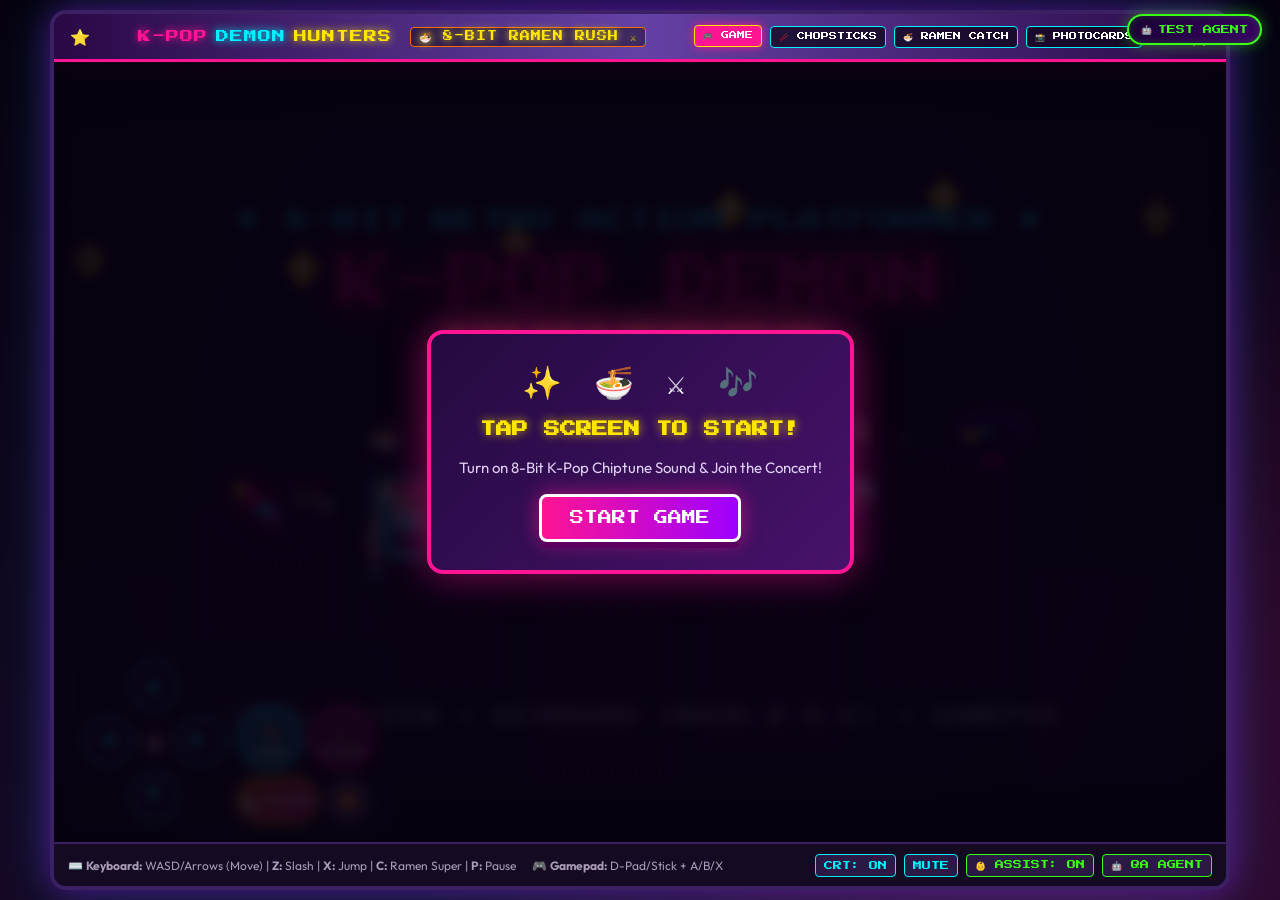
<file: index.html>
<!DOCTYPE html>
<html lang="en">
<head>
  <meta charset="UTF-8">
  <meta name="viewport" content="width=device-width, initial-scale=1.0, maximum-scale=1.0, user-scalable=no">
  <title>K-Pop Demon Hunters: 8-Bit Ramen Rush</title>
  <meta name="description" content="A vibrant 8-bit NES style action platformer about K-Pop Demon Hunters who eat ramen and fight demons with glowing neon swords. Built for young kids with touch screen controls!">
  
  <!-- Retro Google Font -->
  <link rel="preconnect" href="https://fonts.googleapis.com">
  <link rel="preconnect" href="https://fonts.gstatic.com" crossorigin>
  <link href="https://fonts.googleapis.com/css2?family=Press+Start+2P&family=Outfit:wght@400;700;900&display=swap" rel="stylesheet">
  
  <link rel="stylesheet" href="css/style.css">
</head>
<body>
  <div id="game-wrapper">
    <!-- Retro Arcade Bezel Container -->
    <div id="arcade-bezel">
      <!-- Header Banner (Desktop / Tablet) -->
      <header id="arcade-header">
        <div class="header-decor left-star">⭐</div>
        <div class="header-title">
          <span class="neon-pink">K-POP</span> 
          <span class="neon-cyan">DEMON</span> 
          <span class="neon-yellow">HUNTERS</span>
          <span class="subtitle">🍜 8-BIT RAMEN RUSH ⚔️</span>
        </div>
        <div class="header-nav">
          <button id="btn-nav-game" class="nav-pixel-btn active">🎮 GAME</button>
          <button id="btn-nav-feast" class="nav-pixel-btn">🥢 CHOPSTICKS</button>
          <button id="btn-nav-minigame" class="nav-pixel-btn">🍜 RAMEN CATCH</button>
          <button id="btn-nav-album" class="nav-pixel-btn">📸 PHOTOCARDS</button>
        </div>
        <div class="header-decor right-star">⭐</div>
      </header>

      <!-- Main Canvas Screen Area -->
      <div id="screen-container">
        <canvas id="game-canvas" width="384" height="216"></canvas>
        
        <!-- CRT Scanline & Phosphor Glow Overlay -->
        <div id="crt-overlay" class="crt-enabled"></div>

        <!-- Touch Controls Overlay (All Clustered on Left Side for Easy 4-Year-Old Access) -->
        <div id="touch-controls" class="touch-active touch-left-cluster">
          <!-- Left Control Station: D-Pad + Action Buttons grouped together -->
          <div id="left-controls-cluster">
            <!-- D-Pad -->
            <div id="touch-dpad">
              <button id="btn-touch-up" class="touch-btn dpad-btn" data-key="ArrowUp" aria-label="Up / Cling">▲</button>
              <div class="dpad-row">
                <button id="btn-touch-left" class="touch-btn dpad-btn" data-key="ArrowLeft" aria-label="Left">◀</button>
                <div class="dpad-center">🍜</div>
                <button id="btn-touch-right" class="touch-btn dpad-btn" data-key="ArrowRight" aria-label="Right">▶</button>
              </div>
              <button id="btn-touch-down" class="touch-btn dpad-btn" data-key="ArrowDown" aria-label="Down / Crouch">▼</button>
            </div>

            <!-- Action Buttons Clustered on Left -->
            <div id="touch-actions-left">
              <div class="action-row-top">
                <button id="btn-touch-jump" class="touch-btn action-btn jump-btn" data-key="KeyX" aria-label="Jump / Bounce">
                  <span class="btn-icon">🦘</span>
                  <span class="btn-label">JUMP</span>
                </button>
                <button id="btn-touch-attack" class="touch-btn action-btn attack-btn" data-key="KeyZ" aria-label="Glowing Sword Attack">
                  <span class="btn-icon">⚔️</span>
                  <span class="btn-label">SLASH</span>
                </button>
              </div>
              <div class="action-row-bottom">
                <button id="btn-touch-slurp" class="touch-btn slurp-btn" data-key="KeyC" aria-label="Eat Ramen Special">
                  <span class="btn-icon">🍜</span>
                  <span class="btn-label">SLURP!</span>
                </button>
                <button id="btn-touch-pause" class="touch-btn pause-btn" data-key="KeyP" aria-label="Pause Menu">
                  <span class="btn-icon">⏸️</span>
                </button>
              </div>
            </div>
          </div>
        </div>

        <!-- Interactive Audio Enable Banner (For mobile browser Web Audio autoplay policy) -->
        <div id="audio-start-prompt" class="overlay-prompt">
          <div class="prompt-box">
            <div class="prompt-icon">✨ 🍜 ⚔️ 🎶</div>
            <h2>TAP SCREEN TO START!</h2>
            <p>Turn on 8-Bit K-Pop Chiptune Sound & Join the Concert!</p>
            <button id="btn-start-audio" class="pixel-btn pulse-glow">START GAME</button>
          </div>
        </div>
      </div>

      <!-- Footer Quick Info Bar -->
      <footer id="arcade-footer">
        <div class="footer-info">
          <span>⌨️ <b>Keyboard:</b> WASD/Arrows (Move) | <b>Z:</b> Slash | <b>X:</b> Jump | <b>C:</b> Ramen Super | <b>P:</b> Pause</span>
          <span>🎮 <b>Gamepad:</b> D-Pad/Stick + A/B/X</span>
        </div>
        <div class="footer-toggles">
          <button id="toggle-crt" class="tiny-btn" title="Toggle 8-Bit CRT Scanlines">CRT: ON</button>
          <button id="toggle-sound" class="tiny-btn" title="Toggle Sound">MUTE</button>
          <button id="toggle-assist" class="tiny-btn assist-indicator" title="Kid Assist Mode Settings">👶 ASSIST: ON</button>
          <button id="toggle-test-agent-footer" class="tiny-btn qa-indicator" onclick="if(window.testAgentUI)window.testAgentUI.toggleModal()" title="Open Test Agent QA Dashboard">🤖 QA AGENT</button>
        </div>
      </footer>
    </div>
  </div>

  <!-- Scripts -->
  <script src="js/graphics/palette.js"></script>
  <script src="js/graphics/sprites.js"></script>
  <script src="js/audio/chiptune.js"></script>
  <script src="js/audio/sfx.js"></script>
  <script src="js/audio/music.js"></script>
  <script src="js/engine/input.js"></script>
  <script src="js/engine/particles.js"></script>
  <script src="js/engine/physics.js"></script>
  <script src="js/engine/camera.js"></script>
  <script src="js/engine/test_agent.js"></script>
  <script src="js/entities/collectible.js"></script>
  <script src="js/entities/enemy.js"></script>
  <script src="js/entities/boss.js"></script>
  <script src="js/entities/companion.js"></script>
  <script src="js/entities/player.js"></script>
  <script src="js/levels/level_data.js"></script>
  <script src="js/levels/level_manager.js"></script>
  <script src="js/ui/hud.js"></script>
  <script src="js/ui/menus.js"></script>
  <script src="js/ui/album.js"></script>
  <script src="js/ui/ramen_game.js"></script>
  <script src="js/ui/chopstick_feast.js"></script>
  <script src="js/ui/test_agent_ui.js"></script>
  <script src="js/main.js"></script>
</body>
</html>
</file>
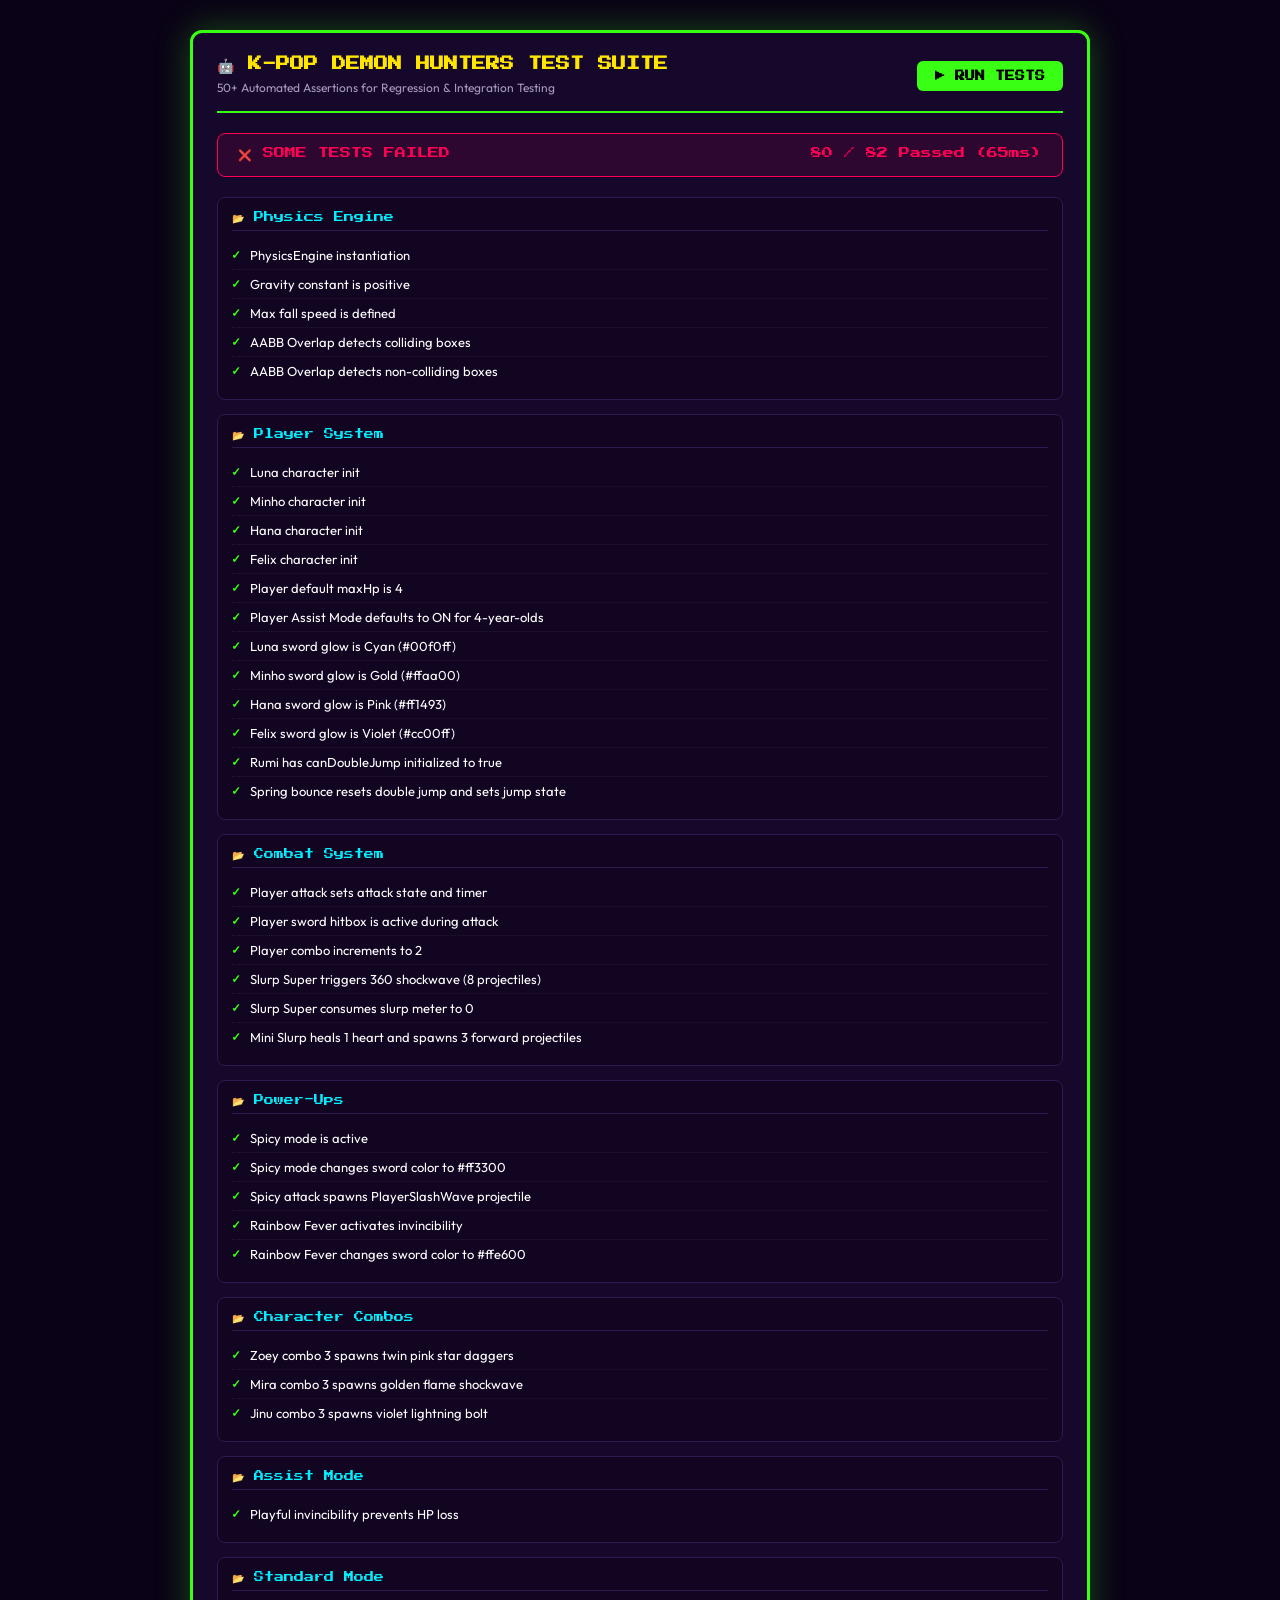
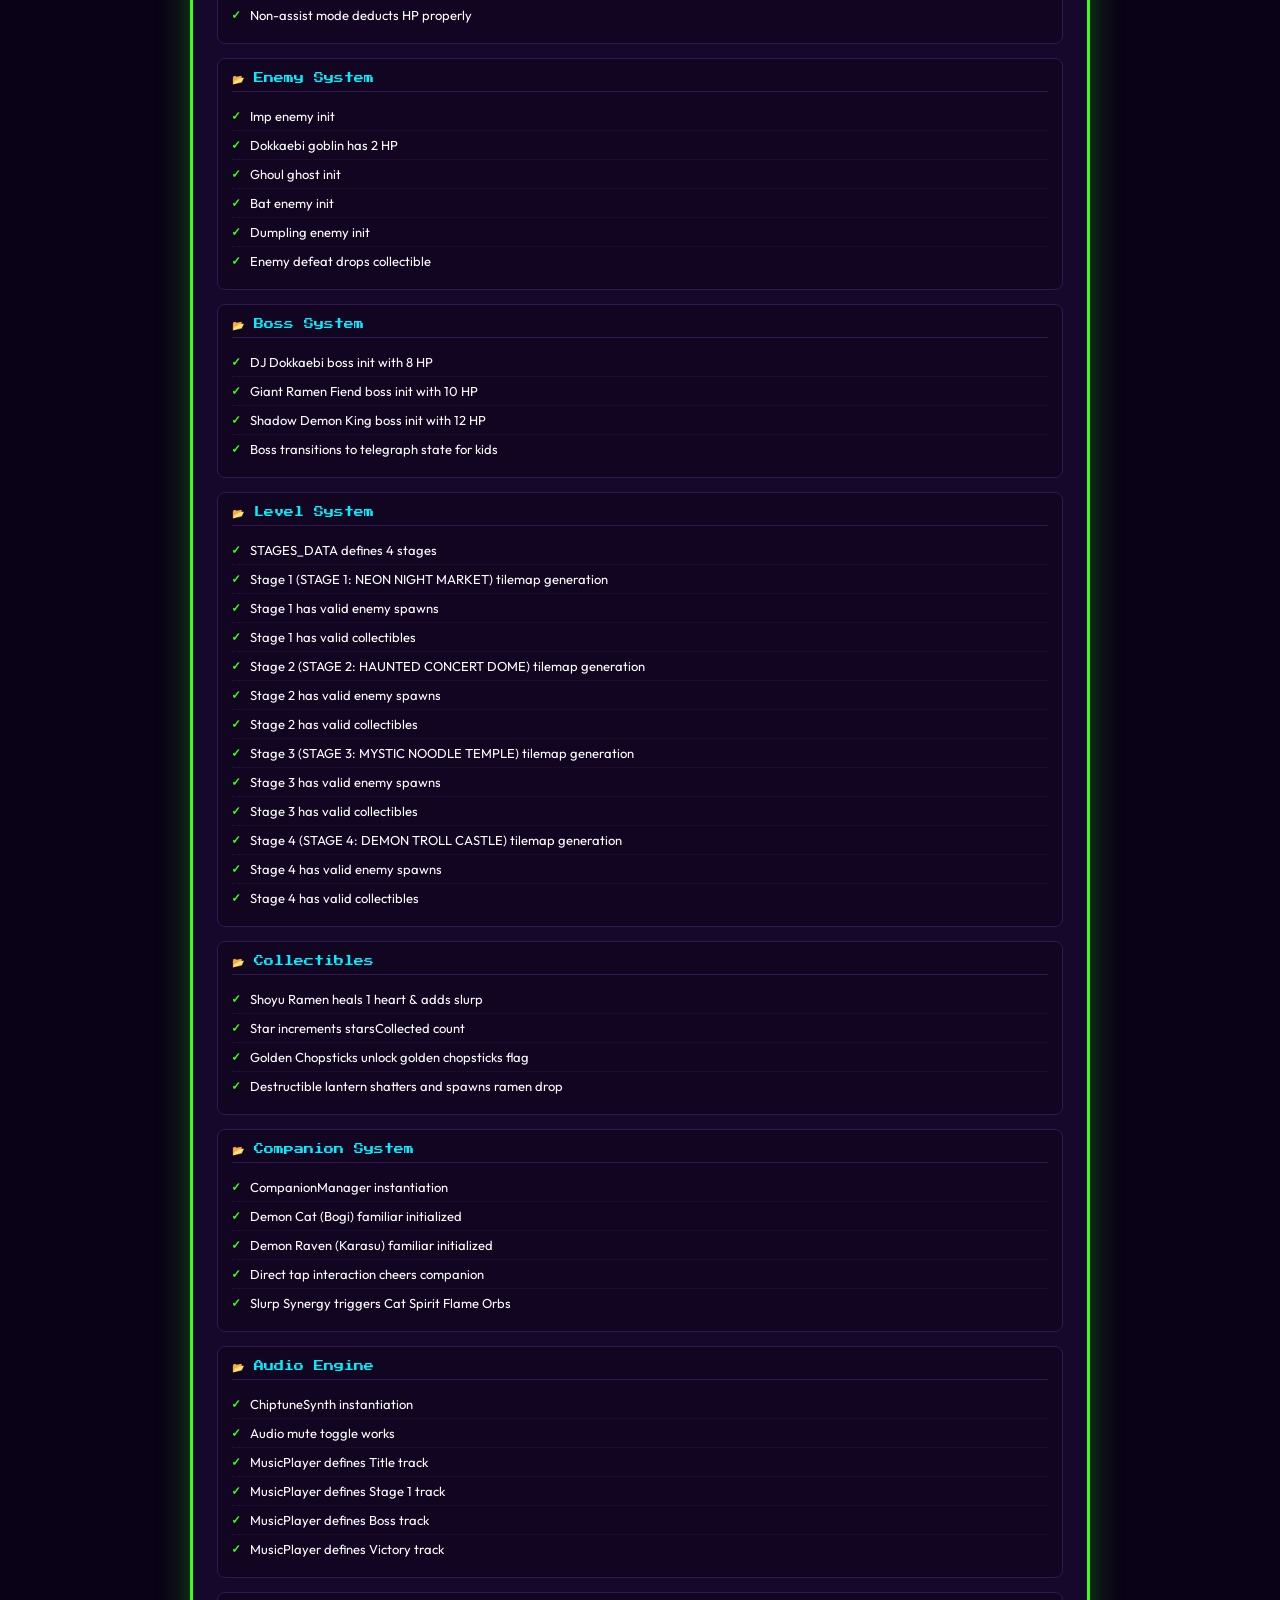
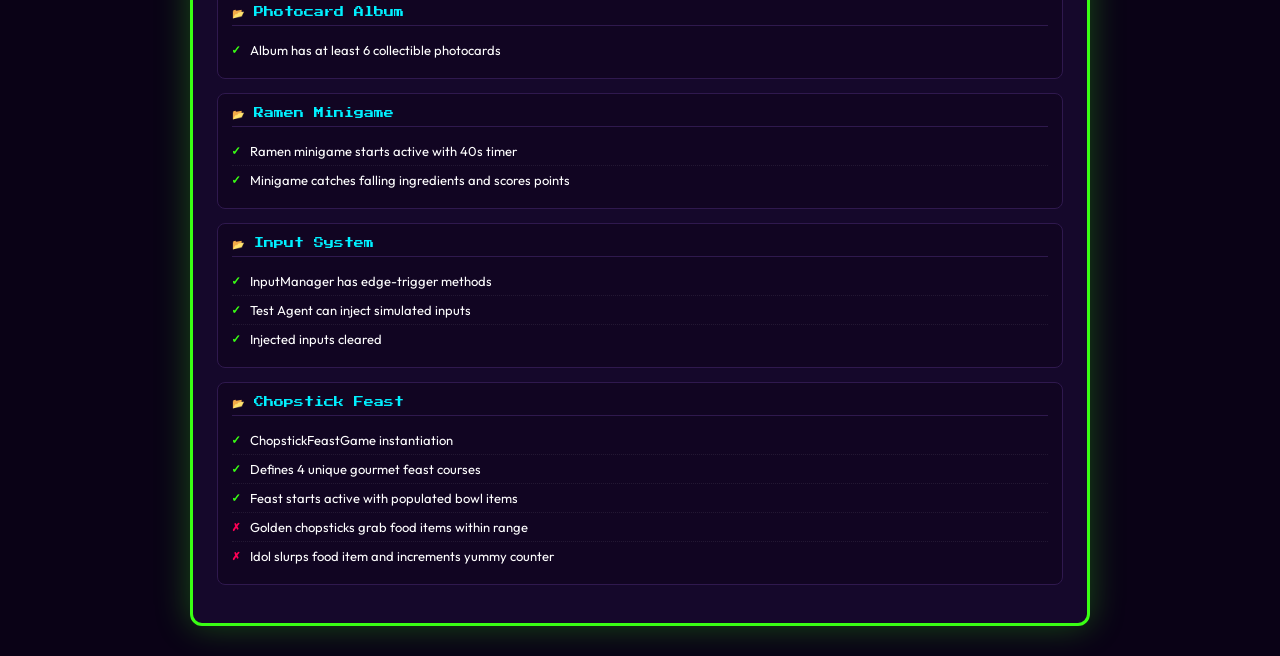
<file: test/test_runner.html>
<!DOCTYPE html>
<html lang="en">
<head>
  <meta charset="UTF-8">
  <title>K-Pop Demon Hunters - Automated QA Test Suite</title>
  <link rel="preconnect" href="https://fonts.googleapis.com">
  <link rel="preconnect" href="https://fonts.gstatic.com" crossorigin>
  <link href="https://fonts.googleapis.com/css2?family=Press+Start+2P&family=Outfit:wght@400;700&display=swap" rel="stylesheet">
  <style>
    * { box-sizing: border-box; margin: 0; padding: 0; }
    body {
      background-color: #0a0216;
      color: #ffffff;
      font-family: 'Outfit', sans-serif;
      padding: 30px 20px;
      display: flex;
      justify-content: center;
    }
    .test-container {
      width: 100%;
      max-width: 900px;
      background: #15082b;
      border: 3px solid #39ff14;
      border-radius: 12px;
      box-shadow: 0 0 35px rgba(57, 255, 20, 0.3);
      padding: 24px;
      display: flex;
      flex-direction: column;
      gap: 20px;
    }
    header {
      display: flex;
      justify-content: space-between;
      align-items: center;
      border-bottom: 2px solid #39ff14;
      padding-bottom: 16px;
    }
    h1 {
      font-family: 'Press Start 2P', monospace;
      font-size: 14px;
      color: #ffe600;
    }
    .badge {
      font-family: 'Press Start 2P', monospace;
      font-size: 9px;
      padding: 6px 12px;
      border-radius: 6px;
      background: #39ff14;
      color: #000;
    }
    .summary-card {
      display: flex;
      justify-content: space-between;
      background: #200d3d;
      border: 1px solid #4a2877;
      padding: 14px 20px;
      border-radius: 8px;
      font-family: 'Press Start 2P', monospace;
      font-size: 11px;
    }
    .summary-card.pass { border-color: #39ff14; color: #39ff14; background: rgba(57, 255, 20, 0.1); }
    .summary-card.fail { border-color: #ff0055; color: #ff0055; background: rgba(255, 0, 85, 0.1); }
    .btn-run {
      font-family: 'Press Start 2P', monospace;
      font-size: 10px;
      padding: 10px 18px;
      background: #39ff14;
      color: #000;
      border: none;
      border-radius: 6px;
      cursor: pointer;
      font-weight: bold;
    }
    .btn-run:hover { box-shadow: 0 0 15px #39ff14; }
    .suite-box {
      background: #110522;
      border: 1px solid #2f194e;
      border-radius: 8px;
      padding: 14px;
      margin-bottom: 14px;
    }
    .suite-header {
      font-family: 'Press Start 2P', monospace;
      font-size: 10px;
      color: #00f0ff;
      margin-bottom: 10px;
      border-bottom: 1px solid #2f194e;
      padding-bottom: 6px;
    }
    .test-row {
      display: flex;
      align-items: center;
      gap: 10px;
      padding: 6px 0;
      border-bottom: 1px dotted rgba(255, 255, 255, 0.08);
      font-size: 13px;
    }
    .test-row:last-child { border-bottom: none; }
    .status-icon { font-weight: bold; font-family: monospace; }
    .test-row.pass .status-icon { color: #39ff14; }
    .test-row.fail .status-icon { color: #ff0055; }
    .test-desc { flex: 1; }
  </style>
</head>
<body>
  <div class="test-container">
    <header>
      <div>
        <h1>🤖 K-POP DEMON HUNTERS TEST SUITE</h1>
        <p style="color: #a89bb9; font-size: 12px; margin-top: 6px;">50+ Automated Assertions for Regression & Integration Testing</p>
      </div>
      <button id="btn-run-all" class="btn-run">▶ RUN TESTS</button>
    </header>

    <div id="summary-box" class="summary-card">
      <span id="summary-status">Ready to execute tests...</span>
      <span id="summary-stats">0 / 0</span>
    </div>

    <div id="results-container"></div>
  </div>

  <!-- Game Scripts -->
  <script src="../js/graphics/palette.js"></script>
  <script src="../js/graphics/sprites.js"></script>
  <script src="../js/audio/chiptune.js"></script>
  <script src="../js/audio/sfx.js"></script>
  <script src="../js/audio/music.js"></script>
  <script src="../js/engine/input.js"></script>
  <script src="../js/engine/particles.js"></script>
  <script src="../js/engine/physics.js"></script>
  <script src="../js/engine/camera.js"></script>
  <script src="../js/engine/test_agent.js"></script>
  <script src="../js/entities/collectible.js"></script>
  <script src="../js/entities/enemy.js"></script>
  <script src="../js/entities/boss.js"></script>
  <script src="../js/entities/companion.js"></script>
  <script src="../js/entities/player.js"></script>
  <script src="../js/levels/level_data.js"></script>
  <script src="../js/levels/level_manager.js"></script>
  <script src="../js/ui/hud.js"></script>
  <script src="../js/ui/menus.js"></script>
  <script src="../js/ui/album.js"></script>
  <script src="../js/ui/ramen_game.js"></script>
  <script src="../js/ui/chopstick_feast.js"></script>

  <script>
    const agent = new TestAgent(null);

    async function executeTests() {
      const stats = await agent.runAllTests();
      const summaryBox = document.getElementById('summary-box');
      const summaryStatus = document.getElementById('summary-status');
      const summaryStats = document.getElementById('summary-stats');
      const container = document.getElementById('results-container');

      const isPass = stats.failed === 0;
      summaryBox.className = `summary-card ${isPass ? 'pass' : 'fail'}`;
      summaryStatus.textContent = isPass ? '✅ ALL TESTS PASSED' : '❌ SOME TESTS FAILED';
      summaryStats.textContent = `${stats.passed} / ${stats.total} Passed (${stats.duration}ms)`;

      const grouped = {};
      agent.testResults.forEach(r => {
        if (!grouped[r.suite]) grouped[r.suite] = [];
        grouped[r.suite].push(r);
      });

      let html = '';
      for (const [suite, tests] of Object.entries(grouped)) {
        html += `<div class="suite-box"><div class="suite-header">📂 ${suite}</div>`;
        tests.forEach(t => {
          html += `
            <div class="test-row ${t.passed ? 'pass' : 'fail'}">
              <span class="status-icon">${t.passed ? '✓' : '✗'}</span>
              <span class="test-desc">${t.name}</span>
              ${t.details ? `<span style="color:#ff77aa; font-size:11px;">${t.details}</span>` : ''}
            </div>
          `;
        });
        html += `</div>`;
      }
      container.innerHTML = html;

      // Expose globally for automated headless test runners
      window.__TEST_RESULTS__ = agent.generateReport();
    }

    document.getElementById('btn-run-all').addEventListener('click', executeTests);
    window.addEventListener('DOMContentLoaded', executeTests);
  </script>
</body>
</html>
</file>
<file: css/style.css>
/* ==========================================================================
   K-POP DEMON HUNTERS: 8-BIT RAMEN RUSH
   Aesthetics: 8-Bit NES Retro + Cyber K-Pop Neon Arcade
   ========================================================================== */

:root {
  --neon-pink: #ff1493;
  --neon-cyan: #00f0ff;
  --neon-yellow: #ffe600;
  --neon-purple: #9d00ff;
  --neon-green: #39ff14;
  --ramen-orange: #ff6b00;
  --dark-bg: #090314;
  --arcade-bezel: #1b122c;
  --arcade-border: #3b2064;
  --font-retro: 'Press Start 2P', monospace, sans-serif;
  --font-modern: 'Outfit', sans-serif;
}

* {
  box-sizing: border-box;
  margin: 0;
  padding: 0;
  -webkit-touch-callout: none;
  -webkit-user-select: none;
  user-select: none;
  -webkit-tap-highlight-color: transparent;
}

html, body {
  width: 100%;
  height: 100%;
  overflow: hidden;
  background-color: var(--dark-bg);
  background-image: 
    radial-gradient(circle at 50% 20%, rgba(157, 0, 255, 0.25) 0%, transparent 60%),
    radial-gradient(circle at 80% 80%, rgba(255, 20, 147, 0.2) 0%, transparent 50%),
    linear-gradient(to bottom, #06010f 0%, #150826 100%);
  font-family: var(--font-retro);
  color: #ffffff;
  display: flex;
  justify-content: center;
  align-items: center;
  touch-action: none;
}

#game-wrapper {
  width: 100%;
  height: 100%;
  max-width: 1200px;
  max-height: 900px;
  display: flex;
  justify-content: center;
  align-items: center;
  padding: 10px;
}

#arcade-bezel {
  width: 100%;
  height: 100%;
  display: flex;
  flex-direction: column;
  background: var(--arcade-bezel);
  border: 4px solid var(--arcade-border);
  border-radius: 16px;
  box-shadow: 
    0 0 30px rgba(157, 0, 255, 0.4),
    0 0 60px rgba(0, 240, 255, 0.2),
    inset 0 0 20px rgba(0, 0, 0, 0.8);
  overflow: hidden;
  position: relative;
}

/* Header Banner */
#arcade-header {
  height: 48px;
  background: linear-gradient(90deg, #2a0845 0%, #6441a5 50%, #2a0845 100%);
  border-bottom: 3px solid var(--neon-pink);
  display: flex;
  align-items: center;
  justify-content: space-between;
  padding: 0 16px;
  font-size: 13px;
  letter-spacing: 1px;
  box-shadow: 0 4px 15px rgba(255, 20, 147, 0.3);
  z-index: 10;
}

.header-title {
  display: flex;
  align-items: center;
  gap: 8px;
  text-shadow: 0 0 8px currentColor;
}

.header-nav {
  display: flex;
  gap: 8px;
}

.nav-pixel-btn {
  font-family: var(--font-retro);
  font-size: 8px;
  padding: 5px 8px;
  background: rgba(10, 5, 20, 0.7);
  border: 1px solid var(--neon-cyan);
  color: #ffffff;
  border-radius: 4px;
  cursor: pointer;
  transition: all 0.15s ease;
}

.nav-pixel-btn:hover, .nav-pixel-btn.active {
  background: var(--neon-pink);
  border-color: var(--neon-yellow);
  box-shadow: 0 0 10px var(--neon-pink);
  transform: translateY(-1px);
}

.subtitle {
  font-size: 10px;
  color: var(--neon-yellow);
  margin-left: 10px;
  padding: 3px 8px;
  background: rgba(0, 0, 0, 0.4);
  border-radius: 4px;
  border: 1px solid var(--ramen-orange);
}

.neon-pink { color: var(--neon-pink); }
.neon-cyan { color: var(--neon-cyan); }
.neon-yellow { color: var(--neon-yellow); }
.neon-purple { color: var(--neon-purple); }

.header-decor {
  font-size: 16px;
  animation: pulse-star 1.5s infinite alternate ease-in-out;
}

@keyframes pulse-star {
  0% { transform: scale(1) rotate(0deg); opacity: 0.8; }
  100% { transform: scale(1.3) rotate(20deg); opacity: 1; filter: drop-shadow(0 0 6px #ffe600); }
}

/* Screen Area */
#screen-container {
  flex: 1;
  width: 100%;
  position: relative;
  background: #000000;
  display: flex;
  justify-content: center;
  align-items: center;
  overflow: hidden;
}

#game-canvas {
  width: 100%;
  height: 100%;
  object-fit: contain;
  image-rendering: -moz-crisp-edges;
  image-rendering: -webkit-crisp-edges;
  image-rendering: pixelated;
  image-rendering: crisp-edges;
  background-color: #050508;
  display: block;
}

/* CRT Scanline & Phosphor Effect Overlay */
#crt-overlay {
  position: absolute;
  top: 0;
  left: 0;
  width: 100%;
  height: 100%;
  pointer-events: none;
  z-index: 5;
  transition: opacity 0.3s ease;
}

#crt-overlay.crt-enabled {
  background: 
    linear-gradient(rgba(18, 16, 16, 0) 50%, rgba(0, 0, 0, 0.4) 50%),
    linear-gradient(90deg, rgba(255, 0, 0, 0.03), rgba(0, 255, 0, 0.01), rgba(0, 0, 255, 0.03));
  background-size: 100% 4px, 6px 100%;
  box-shadow: inset 0 0 60px rgba(0, 0, 0, 0.8);
}

#crt-overlay.crt-enabled::after {
  content: " ";
  display: block;
  position: absolute;
  top: 0; left: 0; bottom: 0; right: 0;
  background: radial-gradient(circle at 50% 50%, transparent 60%, rgba(0, 0, 0, 0.5) 100%);
  pointer-events: none;
}

/* Touch Controls - Left Cluster Layout (Kid & Toddler Optimized) */
#touch-controls {
  position: absolute;
  top: 0;
  left: 0;
  width: 100%;
  height: 100%;
  pointer-events: none;
  z-index: 8;
  display: flex;
  align-items: flex-end;
  padding: 10px 14px;
}

#left-controls-cluster {
  display: flex;
  align-items: flex-end;
  gap: 12px;
  background: rgba(10, 4, 20, 0.45);
  padding: 8px 12px;
  border-radius: 20px;
  border: 2px solid rgba(0, 240, 255, 0.3);
  backdrop-filter: blur(4px);
  pointer-events: none;
}

.touch-btn {
  pointer-events: auto;
  user-select: none;
  touch-action: none;
  border: 3px solid rgba(255, 255, 255, 0.6);
  border-radius: 50%;
  background: rgba(30, 15, 50, 0.75);
  backdrop-filter: blur(4px);
  color: #ffffff;
  font-family: var(--font-retro);
  display: flex;
  flex-direction: column;
  align-items: center;
  justify-content: center;
  box-shadow: 0 4px 15px rgba(0, 0, 0, 0.6), inset 0 0 10px rgba(255, 255, 255, 0.2);
  transition: transform 0.05s ease, background-color 0.05s ease, box-shadow 0.05s ease;
  cursor: pointer;
}

.touch-btn:active, .touch-btn.active {
  transform: scale(0.90);
  box-shadow: 0 0 25px var(--neon-cyan), inset 0 0 14px #ffffff;
  border-color: #ffffff;
}

/* D-Pad */
#touch-dpad {
  display: flex;
  flex-direction: column;
  align-items: center;
  gap: 3px;
}

.dpad-row {
  display: flex;
  align-items: center;
  gap: 4px;
}

.dpad-btn {
  width: 52px;
  height: 52px;
  font-size: 18px;
  background: rgba(20, 10, 40, 0.8);
  border-color: rgba(0, 240, 255, 0.7);
  color: var(--neon-cyan);
}

.dpad-btn:active, .dpad-btn.active {
  background: rgba(0, 240, 255, 0.6);
  box-shadow: 0 0 20px var(--neon-cyan);
}

.dpad-center {
  width: 32px;
  height: 32px;
  border-radius: 50%;
  background: rgba(50, 20, 80, 0.85);
  display: flex;
  align-items: center;
  justify-content: center;
  font-size: 14px;
  border: 2px dashed rgba(255, 230, 0, 0.5);
}

/* Left Action Cluster */
#touch-actions-left {
  display: flex;
  flex-direction: column;
  gap: 8px;
}

.action-row-top, .action-row-bottom {
  display: flex;
  gap: 8px;
  align-items: center;
}

.action-btn {
  width: 64px;
  height: 64px;
  font-size: 9px;
  gap: 2px;
}

.action-btn .btn-icon {
  font-size: 20px;
}

.jump-btn {
  background: rgba(0, 240, 255, 0.45);
  border-color: var(--neon-cyan);
  box-shadow: 0 0 15px rgba(0, 240, 255, 0.5);
  color: #ffffff;
}

.jump-btn:active, .jump-btn.active {
  background: rgba(0, 240, 255, 0.95);
  box-shadow: 0 0 28px var(--neon-cyan);
}

.attack-btn {
  background: rgba(255, 20, 147, 0.45);
  border-color: var(--neon-pink);
  box-shadow: 0 0 15px rgba(255, 20, 147, 0.5);
  color: #ffffff;
}

.attack-btn:active, .attack-btn.active {
  background: rgba(255, 20, 147, 0.95);
  box-shadow: 0 0 28px var(--neon-pink);
}

.slurp-btn {
  width: 80px;
  height: 44px;
  border-radius: 22px;
  flex-direction: row;
  gap: 4px;
  font-size: 9px;
  background: linear-gradient(135deg, rgba(255, 107, 0, 0.85) 0%, rgba(255, 20, 147, 0.85) 100%);
  border: 2px solid var(--neon-yellow);
  color: #ffffff;
  box-shadow: 0 0 16px rgba(255, 107, 0, 0.7);
  animation: slurp-btn-pulse 1.8s infinite alternate ease-in-out;
}

@keyframes slurp-btn-pulse {
  0% { box-shadow: 0 0 8px rgba(255, 107, 0, 0.5); transform: scale(1); }
  100% { box-shadow: 0 0 20px var(--neon-yellow), 0 0 30px rgba(255, 0, 127, 0.6); transform: scale(1.04); }
}

.slurp-btn:active, .slurp-btn.active {
  background: linear-gradient(135deg, #ffaa00 0%, #ff007f 100%);
  box-shadow: 0 0 30px var(--neon-yellow);
  transform: scale(0.96);
}

.slurp-btn .btn-icon {
  font-size: 18px;
}

.pause-btn {
  width: 44px;
  height: 44px;
  font-size: 16px;
  background: rgba(60, 40, 90, 0.7);
  border-color: rgba(255, 255, 255, 0.5);
}

/* Overlay Start Prompt */
.overlay-prompt {
  position: absolute;
  top: 0;
  left: 0;
  width: 100%;
  height: 100%;
  background: rgba(8, 2, 18, 0.88);
  backdrop-filter: blur(6px);
  display: flex;
  justify-content: center;
  align-items: center;
  z-index: 20;
  text-align: center;
  padding: 20px;
}

.prompt-box {
  background: linear-gradient(135deg, #240a40 0%, #47126b 100%);
  border: 4px solid var(--neon-pink);
  border-radius: 16px;
  padding: 28px;
  max-width: 480px;
  box-shadow: 0 0 40px rgba(255, 20, 147, 0.5);
  display: flex;
  flex-direction: column;
  align-items: center;
  gap: 16px;
}

.prompt-icon {
  font-size: 32px;
}

.prompt-box h2 {
  font-size: 16px;
  color: var(--neon-yellow);
  text-shadow: 0 0 10px rgba(255, 230, 0, 0.7);
  line-height: 1.4;
}

.prompt-box p {
  font-family: var(--font-modern);
  font-size: 15px;
  color: #e0d0f5;
  line-height: 1.4;
}

.pixel-btn {
  font-family: var(--font-retro);
  font-size: 14px;
  padding: 14px 28px;
  background: linear-gradient(90deg, var(--neon-pink), var(--neon-purple));
  color: #ffffff;
  border: 3px solid #ffffff;
  border-radius: 8px;
  cursor: pointer;
  box-shadow: 0 6px 0 #5b0060, 0 0 20px rgba(255, 20, 147, 0.6);
  transition: transform 0.1s ease, box-shadow 0.1s ease;
}

.pixel-btn:active {
  transform: translateY(4px);
  box-shadow: 0 2px 0 #5b0060, 0 0 10px rgba(255, 20, 147, 0.8);
}

.pulse-glow {
  animation: pulse-glow 1.2s infinite alternate ease-in-out;
}

@keyframes pulse-glow {
  0% { box-shadow: 0 6px 0 #5b0060, 0 0 15px rgba(255, 20, 147, 0.5); }
  100% { box-shadow: 0 6px 0 #5b0060, 0 0 35px var(--neon-cyan); border-color: var(--neon-cyan); }
}

/* Footer Info Bar */
#arcade-footer {
  height: 44px;
  background: #140b22;
  border-top: 2px solid var(--arcade-border);
  display: flex;
  align-items: center;
  justify-content: space-between;
  padding: 0 14px;
  font-family: var(--font-modern);
  font-size: 12px;
  color: #a89bb9;
  z-index: 10;
}

.footer-info {
  display: flex;
  gap: 16px;
  overflow: hidden;
  white-space: nowrap;
  text-overflow: ellipsis;
}

.footer-toggles {
  display: flex;
  gap: 8px;
  flex-shrink: 0;
}

.tiny-btn {
  font-family: var(--font-retro);
  font-size: 9px;
  background: #2a1945;
  border: 1px solid var(--neon-cyan);
  color: var(--neon-cyan);
  padding: 5px 8px;
  border-radius: 4px;
  cursor: pointer;
  transition: all 0.15s ease;
}

.tiny-btn:hover, .tiny-btn:active {
  background: var(--neon-cyan);
  color: #000000;
  box-shadow: 0 0 10px var(--neon-cyan);
}

.assist-indicator {
  border-color: var(--neon-green);
  color: var(--neon-green);
}

.assist-indicator.active {
  background: var(--neon-green);
  color: #000000;
  font-weight: bold;
}

/* Mobile & Tablet Responsiveness */
@media (max-width: 768px) {
  #game-wrapper {
    padding: 0;
    max-width: 100vw;
    max-height: 100vh;
  }

  #arcade-bezel {
    border: none;
    border-radius: 0;
  }

  #arcade-header {
    height: 38px;
    font-size: 10px;
    padding: 0 10px;
  }

  .subtitle {
    display: none;
  }

  #arcade-footer {
    height: 34px;
    font-size: 10px;
  }

  .footer-info {
    display: none;
  }

  .dpad-btn {
    width: 54px;
    height: 54px;
    font-size: 18px;
  }

  .action-btn {
    width: 68px;
    height: 68px;
    font-size: 9px;
  }

  .jump-btn {
    width: 74px;
    height: 74px;
  }
}

@media (orientation: landscape) and (max-height: 500px) {
  #arcade-header, #arcade-footer {
    display: none;
  }

  #touch-controls {
    padding: 6px 12px;
  }

  .dpad-btn {
    width: 48px;
    height: 48px;
  }

  .action-btn {
    width: 58px;
    height: 58px;
  }
}

/* ==========================================================================
   TEST AGENT & QA DASHBOARD STYLES
   ========================================================================== */

.qa-indicator {
  border-color: #39ff14;
  color: #39ff14;
}

.qa-indicator:hover, .qa-indicator.active {
  background: #39ff14;
  color: #000000;
  box-shadow: 0 0 12px #39ff14;
}

/* Floating Launch Button */
.test-agent-float-btn {
  position: fixed;
  top: 14px;
  right: 18px;
  z-index: 50000;
  background: linear-gradient(135deg, #180033 0%, #3a0066 100%);
  border: 2px solid #39ff14;
  color: #39ff14;
  font-family: var(--font-retro);
  font-size: 9px;
  padding: 8px 12px;
  border-radius: 20px;
  cursor: pointer;
  box-shadow: 0 0 15px rgba(57, 255, 20, 0.4), inset 0 0 8px rgba(57, 255, 20, 0.2);
  display: flex;
  align-items: center;
  gap: 6px;
  transition: all 0.2s ease;
}

.test-agent-float-btn:hover {
  background: #39ff14;
  color: #000000;
  box-shadow: 0 0 25px #39ff14;
  transform: scale(1.05);
}

/* Modal Backdrop */
.test-agent-modal {
  position: fixed;
  top: 0;
  left: 0;
  width: 100vw;
  height: 100vh;
  background: rgba(5, 1, 12, 0.88);
  backdrop-filter: blur(8px);
  z-index: 99999;
  display: flex;
  justify-content: center;
  align-items: center;
  padding: 16px;
}

.test-agent-modal.hidden {
  display: none !important;
}

/* Modal Window */
.test-agent-box {
  width: 100%;
  max-width: 820px;
  max-height: 90vh;
  background: #110522;
  border: 3px solid #39ff14;
  border-radius: 12px;
  box-shadow: 0 0 40px rgba(57, 255, 20, 0.3), inset 0 0 20px rgba(0, 0, 0, 0.8);
  display: flex;
  flex-direction: column;
  overflow: hidden;
  font-family: var(--font-modern);
}

/* Modal Header */
.test-agent-header {
  height: 48px;
  background: linear-gradient(90deg, #1c093a 0%, #30105e 100%);
  border-bottom: 2px solid #39ff14;
  display: flex;
  align-items: center;
  justify-content: space-between;
  padding: 0 16px;
}

.header-left {
  display: flex;
  align-items: center;
  gap: 10px;
}

.qa-badge {
  font-family: var(--font-retro);
  font-size: 8px;
  background: #39ff14;
  color: #000000;
  padding: 3px 6px;
  border-radius: 4px;
  font-weight: bold;
}

.qa-title {
  font-family: var(--font-retro);
  font-size: 11px;
  color: #ffffff;
  letter-spacing: 0.5px;
}

.header-right {
  display: flex;
  align-items: center;
  gap: 12px;
}

.fps-tag {
  font-family: var(--font-retro);
  font-size: 9px;
  color: var(--neon-cyan);
  background: rgba(0, 240, 255, 0.15);
  padding: 4px 8px;
  border-radius: 4px;
  border: 1px solid var(--neon-cyan);
}

.qa-close-btn {
  background: transparent;
  border: none;
  color: #ff0055;
  font-size: 18px;
  cursor: pointer;
  padding: 4px 8px;
  transition: transform 0.15s ease;
}

.qa-close-btn:hover {
  transform: scale(1.2);
  color: #ff3377;
}

/* Tabs */
.test-agent-tabs {
  display: flex;
  background: #090214;
  border-bottom: 1px solid #2f194d;
  padding: 0 8px;
  gap: 4px;
}

.qa-tab-btn {
  font-family: var(--font-retro);
  font-size: 9px;
  background: transparent;
  border: none;
  border-bottom: 3px solid transparent;
  color: #a89bb9;
  padding: 10px 14px;
  cursor: pointer;
  transition: all 0.15s ease;
}

.qa-tab-btn:hover {
  color: #ffffff;
}

.qa-tab-btn.active {
  color: #39ff14;
  border-bottom-color: #39ff14;
  background: rgba(57, 255, 20, 0.08);
}

/* Tab Contents */
.qa-tab-content {
  display: none;
  flex: 1;
  overflow-y: auto;
  padding: 18px;
}

.qa-tab-content.active {
  display: block;
}

.qa-panel {
  display: flex;
  flex-direction: column;
  gap: 16px;
}

.qa-panel h3 {
  font-family: var(--font-retro);
  font-size: 12px;
  color: #ffe600;
  letter-spacing: 0.5px;
}

.qa-panel h4 {
  font-family: var(--font-retro);
  font-size: 9px;
  color: var(--neon-cyan);
  margin-bottom: 8px;
}

.qa-desc {
  font-size: 13px;
  color: #d1c4e9;
  line-height: 1.4;
}

/* Buttons & Groups */
.qa-control-row {
  display: flex;
  align-items: center;
  gap: 14px;
}

.qa-action-btn {
  font-family: var(--font-retro);
  font-size: 11px;
  padding: 10px 20px;
  background: linear-gradient(90deg, #00b0ff, #39ff14);
  color: #000000;
  border: 2px solid #ffffff;
  border-radius: 6px;
  cursor: pointer;
  font-weight: bold;
  box-shadow: 0 4px 15px rgba(57, 255, 20, 0.4);
  transition: all 0.15s ease;
}

.qa-action-btn:hover {
  transform: translateY(-2px);
  box-shadow: 0 6px 20px rgba(57, 255, 20, 0.6);
}

.qa-action-btn.active {
  background: linear-gradient(90deg, #ff0055, #ff5500);
  color: #ffffff;
  box-shadow: 0 0 20px #ff0055;
}

.qa-status-pill {
  font-family: var(--font-retro);
  font-size: 9px;
  padding: 6px 12px;
  border-radius: 20px;
  background: rgba(255, 255, 255, 0.1);
  border: 1px solid #777;
  color: #aaa;
}

.qa-status-pill.running {
  background: rgba(57, 255, 20, 0.2);
  border-color: #39ff14;
  color: #39ff14;
  animation: pulse-border 1.5s infinite alternate ease-in-out;
}

@keyframes pulse-border {
  0% { box-shadow: 0 0 5px #39ff14; }
  100% { box-shadow: 0 0 18px #39ff14; }
}

.qa-btn-group {
  display: flex;
  flex-wrap: wrap;
  gap: 8px;
}

.qa-btn {
  font-family: var(--font-retro);
  font-size: 8px;
  background: #1e0f36;
  border: 1px solid #4a2b77;
  color: #ffffff;
  padding: 8px 12px;
  border-radius: 4px;
  cursor: pointer;
  transition: all 0.15s ease;
}

.qa-btn:hover {
  border-color: var(--neon-cyan);
  color: var(--neon-cyan);
}

.qa-btn.active {
  background: #39ff14;
  color: #000000;
  border-color: #39ff14;
  font-weight: bold;
}

.qa-btn.tiny {
  padding: 4px 8px;
  font-size: 7px;
}

/* Cheats Toggle Grid */
.qa-toggle-grid {
  display: grid;
  grid-template-columns: repeat(auto-fit, minmax(180px, 1fr));
  gap: 10px;
}

.qa-toggle-btn {
  font-family: var(--font-retro);
  font-size: 9px;
  background: #1a0a30;
  border: 2px solid #573388;
  color: #d0c2e6;
  padding: 12px 14px;
  border-radius: 6px;
  cursor: pointer;
  transition: all 0.15s ease;
}

.qa-toggle-btn:hover {
  border-color: var(--neon-pink);
  transform: translateY(-1px);
}

.qa-toggle-btn.active {
  background: rgba(255, 0, 127, 0.25);
  border-color: var(--neon-pink);
  color: #ffffff;
  box-shadow: 0 0 15px rgba(255, 0, 127, 0.4);
}

/* Test Suite Results Display */
.test-header-row {
  display: flex;
  justify-content: space-between;
  align-items: center;
  gap: 12px;
}

.test-summary-badge {
  display: flex;
  justify-content: space-between;
  align-items: center;
  padding: 10px 14px;
  border-radius: 6px;
  background: #1b0c33;
  border: 1px solid #4a2877;
  font-family: var(--font-retro);
  font-size: 9px;
}

.test-summary-badge.pass {
  background: rgba(57, 255, 20, 0.15);
  border-color: #39ff14;
  color: #39ff14;
}

.test-summary-badge.fail {
  background: rgba(255, 0, 85, 0.2);
  border-color: #ff0055;
  color: #ff0055;
}

.qa-test-results-scroll {
  max-height: 380px;
  overflow-y: auto;
  display: flex;
  flex-direction: column;
  gap: 10px;
  padding-right: 4px;
}

.test-suite-group {
  background: #140828;
  border: 1px solid #2f194e;
  border-radius: 6px;
  padding: 8px 12px;
}

.suite-title {
  font-family: var(--font-retro);
  font-size: 8px;
  color: #ffe600;
  margin-bottom: 6px;
  border-bottom: 1px solid #2f194e;
  padding-bottom: 4px;
}

.test-item {
  display: flex;
  align-items: center;
  gap: 8px;
  font-size: 12px;
  padding: 4px 0;
  border-bottom: 1px dotted rgba(255, 255, 255, 0.08);
}

.test-item:last-child {
  border-bottom: none;
}

.test-status-icon {
  font-family: monospace;
  font-weight: bold;
  font-size: 14px;
}

.test-item.pass .test-status-icon { color: #39ff14; }
.test-item.fail .test-status-icon { color: #ff0055; }
.test-name { color: #e2d9f3; flex: 1; }
.test-details { font-size: 10px; color: #ff77aa; }

.qa-empty-hint {
  text-align: center;
  color: #88789e;
  font-size: 13px;
  padding: 24px;
}

/* Telemetry Grid */
.qa-telemetry-grid {
  display: grid;
  grid-template-columns: repeat(auto-fit, minmax(110px, 1fr));
  gap: 8px;
}

.telemetry-card {
  background: #140828;
  border: 1px solid #3d1c66;
  border-radius: 6px;
  padding: 8px 10px;
  display: flex;
  flex-direction: column;
  gap: 4px;
}

.telemetry-card .label {
  font-family: var(--font-retro);
  font-size: 7px;
  color: #a89bb9;
}

.telemetry-card .value {
  font-family: var(--font-retro);
  font-size: 9px;
  color: #39ff14;
}

/* Bug Log */
.qa-bug-log {
  background: #090214;
  border: 1px solid #2f194e;
  border-radius: 6px;
  padding: 10px;
  max-height: 150px;
  overflow-y: auto;
  font-family: monospace;
  font-size: 11px;
}

.bug-entry.clean {
  color: #39ff14;
}

.bug-entry.error {
  color: #ff0055;
}
</file>
